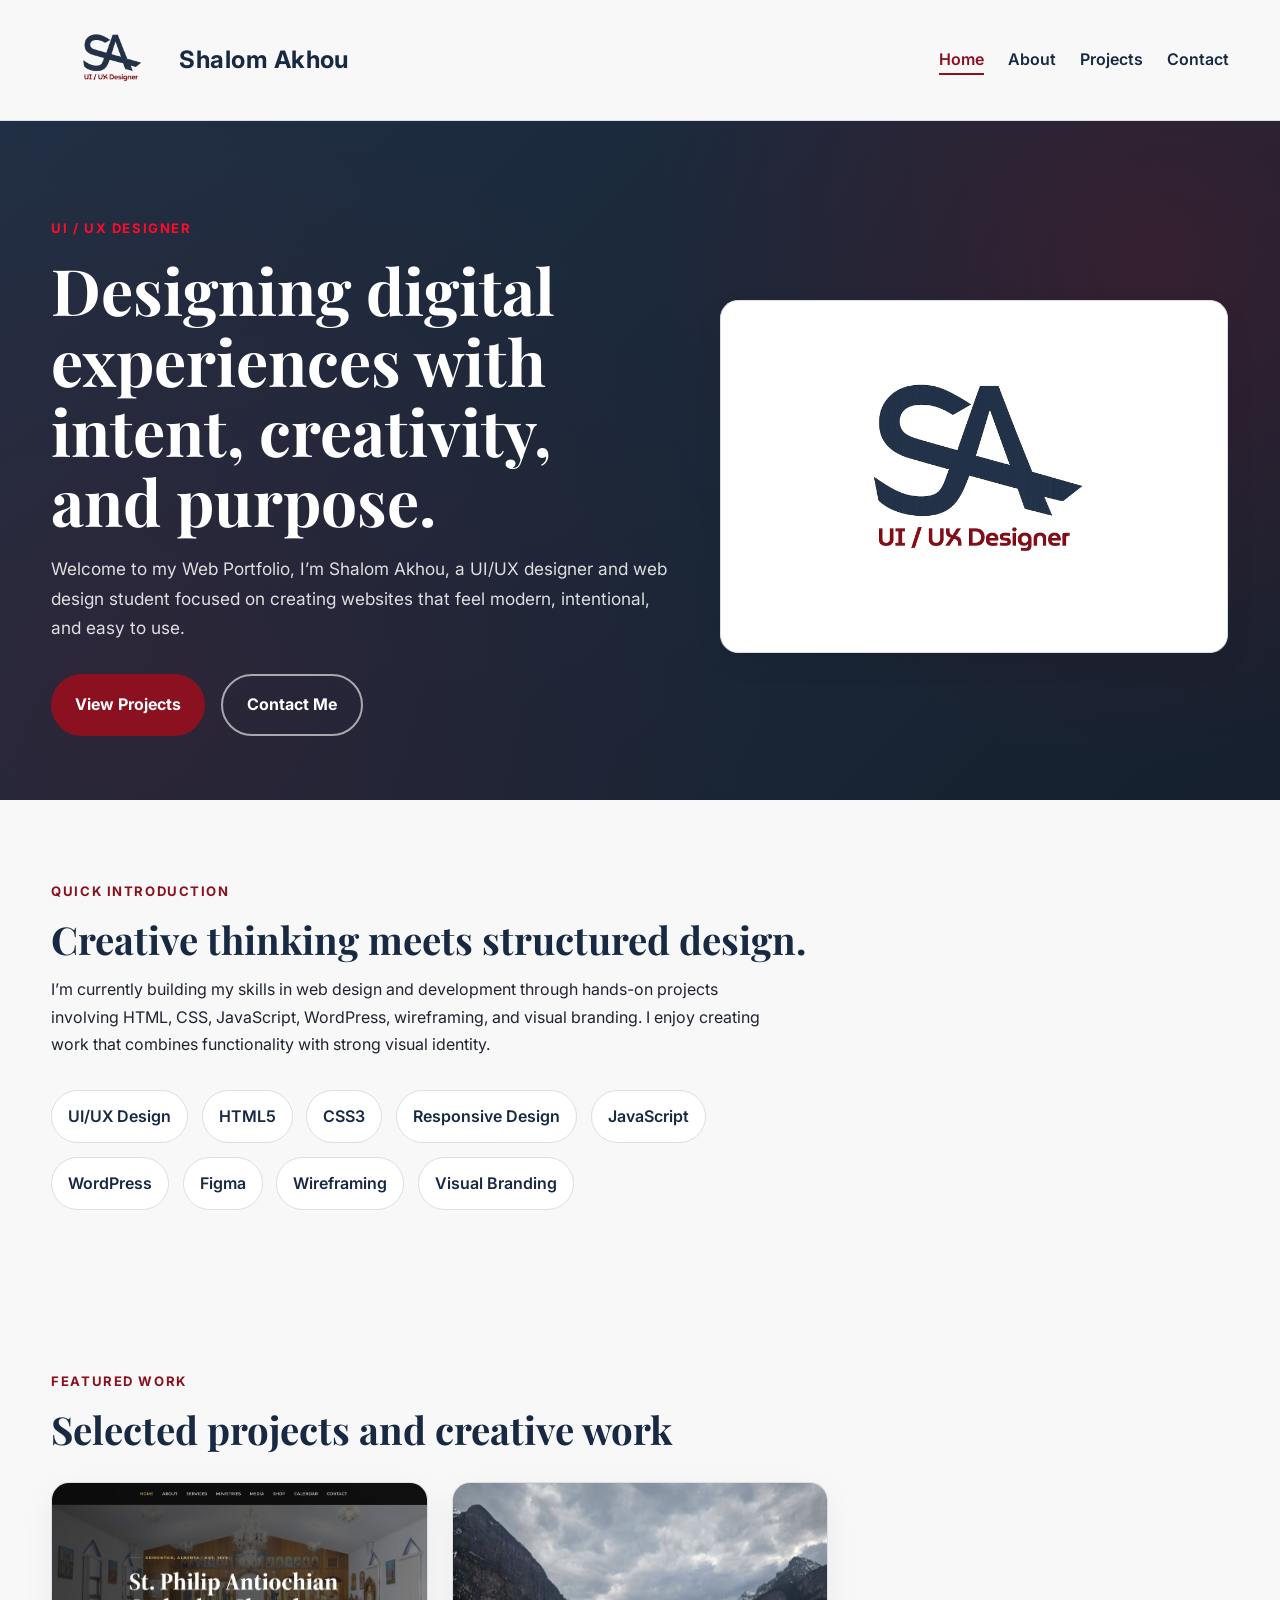
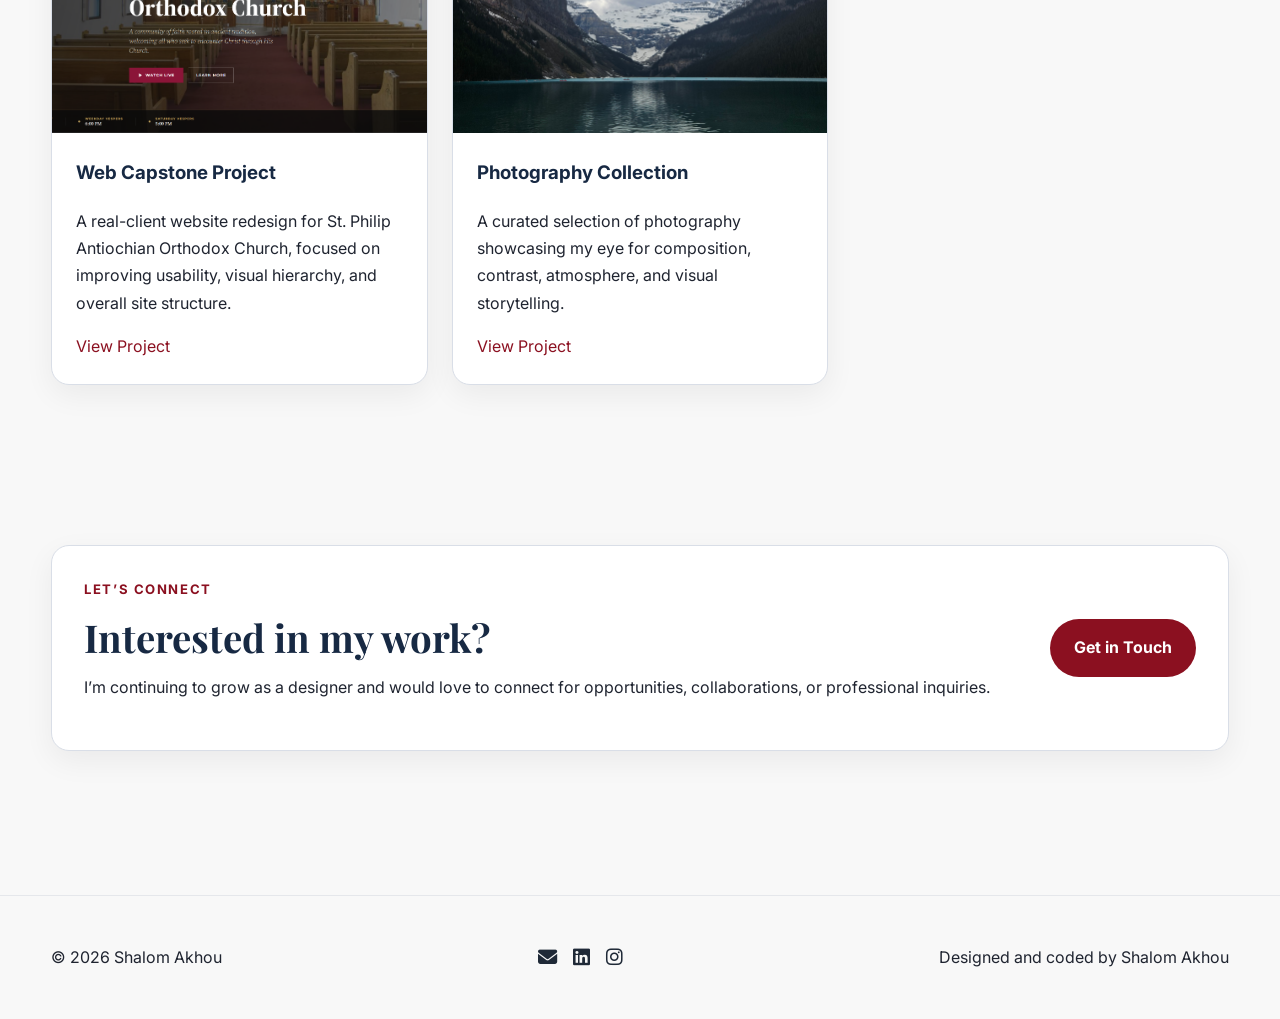
<file: index.html>
<!DOCTYPE html>
<html lang="en">

<head>
    <meta charset="UTF-8">
    <meta name="viewport" content="width=device-width, initial-scale=1.0">
    <title>Shalom Akhou | UI/UX Designer</title>
    <meta name="description"
        content="Portfolio of Shalom Akhou, a UI/UX designer and web design student creating clean, intentional digital experiences.">
    <link rel="stylesheet" href="https://cdnjs.cloudflare.com/ajax/libs/font-awesome/6.5.0/css/all.min.css">
    <link rel="preconnect" href="https://fonts.googleapis.com">
    <link rel="preconnect" href="https://fonts.gstatic.com" crossorigin>
    <link
        href="https://fonts.googleapis.com/css2?family=Inter:wght@400;500;600;700;800&family=Playfair+Display:wght@600;700&display=swap"
        rel="stylesheet">
    <link rel="stylesheet" href="css/styles-clean.css">
</head>

<body>
    <header class="site-header">
        <div class="container nav-wrap">
            <a href="index.html" class="brand">
                <img src="images/logo.png" alt="SA logo">
                <span>Shalom Akhou</span>
            </a>

            <nav class="site-nav" aria-label="Main navigation">
                <ul>
                    <li><a class="active" href="index.html">Home</a></li>
                    <li><a href="about.html">About</a></li>
                    <li><a href="projects.html">Projects</a></li>
                    <li><a href="contact.html">Contact</a></li>
                </ul>
            </nav>
        </div>
    </header>

    <main>
        <section class="hero">
            <div class="container hero-grid">
                <div class="hero-text">
                    <p class="eyebrow">UI / UX Designer</p>
                    <h1>Designing digital experiences with intent, creativity, and purpose.</h1>
                    <p class="hero-intro">
                        Welcome to my Web Portfolio, I’m Shalom Akhou, a UI/UX designer and web design student focused
                        on creating websites that
                        feel modern, intentional, and easy to use.
                    </p>
                    <div class="hero-actions">
                        <a class="btn btn-primary" href="projects.html">View Projects</a>
                        <a class="btn btn-secondary" href="contact.html">Contact Me</a>
                    </div>
                </div>

                <div class="hero-visual">
                    <img src="images/logo.png" alt="Shalom Akhou logo">
                </div>
            </div>
        </section>

        <section class="home-about section">
            <div class="container section-narrow">
                <p class="section-label">Quick Introduction</p>
                <h2>Creative thinking meets structured design.</h2>
                <p>
                    I’m currently building my skills in web design and development through hands-on projects involving
                    HTML, CSS, JavaScript, WordPress, wireframing, and visual branding. I enjoy creating work that
                    combines functionality with strong visual identity.
                </p>

                <ul class="skill-tags">
                    <li>UI/UX Design</li>
                    <li>HTML5</li>
                    <li>CSS3</li>
                    <li>Responsive Design</li>
                    <li>JavaScript</li>
                    <li>WordPress</li>
                    <li>Figma</li>
                    <li>Wireframing</li>
                    <li>Visual Branding</li>
                </ul>
            </div>
        </section>

        <section class="featured-work section">
            <div class="container">
                <div class="section-heading">
                    <p class="section-label">Featured Work</p>
                    <h2>Selected projects and creative work</h2>
                </div>

                <div class="project-preview-grid">
                    <article class="project-card">
                        <img src="images/church-after.png"
                            alt="Redesigned St. Philip Antiochian Orthodox Church website homepage">
                        <div class="project-card-content">
                            <h3>Web Capstone Project</h3>
                            <p>
                                A real-client website redesign for St. Philip Antiochian Orthodox Church, focused on
                                improving usability, visual hierarchy, and overall site structure.
                            </p>
                            <a href="projects.html#church-project">View Project</a>
                        </div>
                    </article>

                    <article class="project-card">
                        <img src="images/photo-1.jpeg" alt="City photography by Shalom Akhou">
                        <div class="project-card-content">
                            <h3>Photography Collection</h3>
                            <p>
                                A curated selection of photography showcasing my eye for composition, contrast,
                                atmosphere, and visual storytelling.
                            </p>
                            <a href="projects.html#photography-project">View Project</a>
                        </div>
                    </article>
                </div>
            </div>
        </section>

        <section class="cta-banner section">
            <div class="container cta-inner">
                <div>
                    <p class="section-label">Let’s Connect</p>
                    <h2>Interested in my work?</h2>
                    <p>I’m continuing to grow as a designer and would love to connect for opportunities, collaborations,
                        or professional inquiries.</p>
                </div>
                <a class="btn btn-primary" href="contact.html">Get in Touch</a>
            </div>
        </section>
    </main>

    <footer class="site-footer">
        <div class="container footer-content">

            <p>© 2026 Shalom Akhou</p>

            <div class="footer-socials">
                <a href="mailto:shalomakhou21@gmail.com">
                    <i class="fas fa-envelope"></i>
                </a>

                <a href="https://linkedin.com/in/shalom-akhou-ba180a244" target="_blank">
                    <i class="fab fa-linkedin"></i>
                </a>

                <a href="https://instagram.com/shalom.2101" target="_blank">
                    <i class="fab fa-instagram"></i>
                </a>
            </div>

            <p>Designed and coded by Shalom Akhou</p>

        </div>
    </footer>
</body>

</html>
</file>
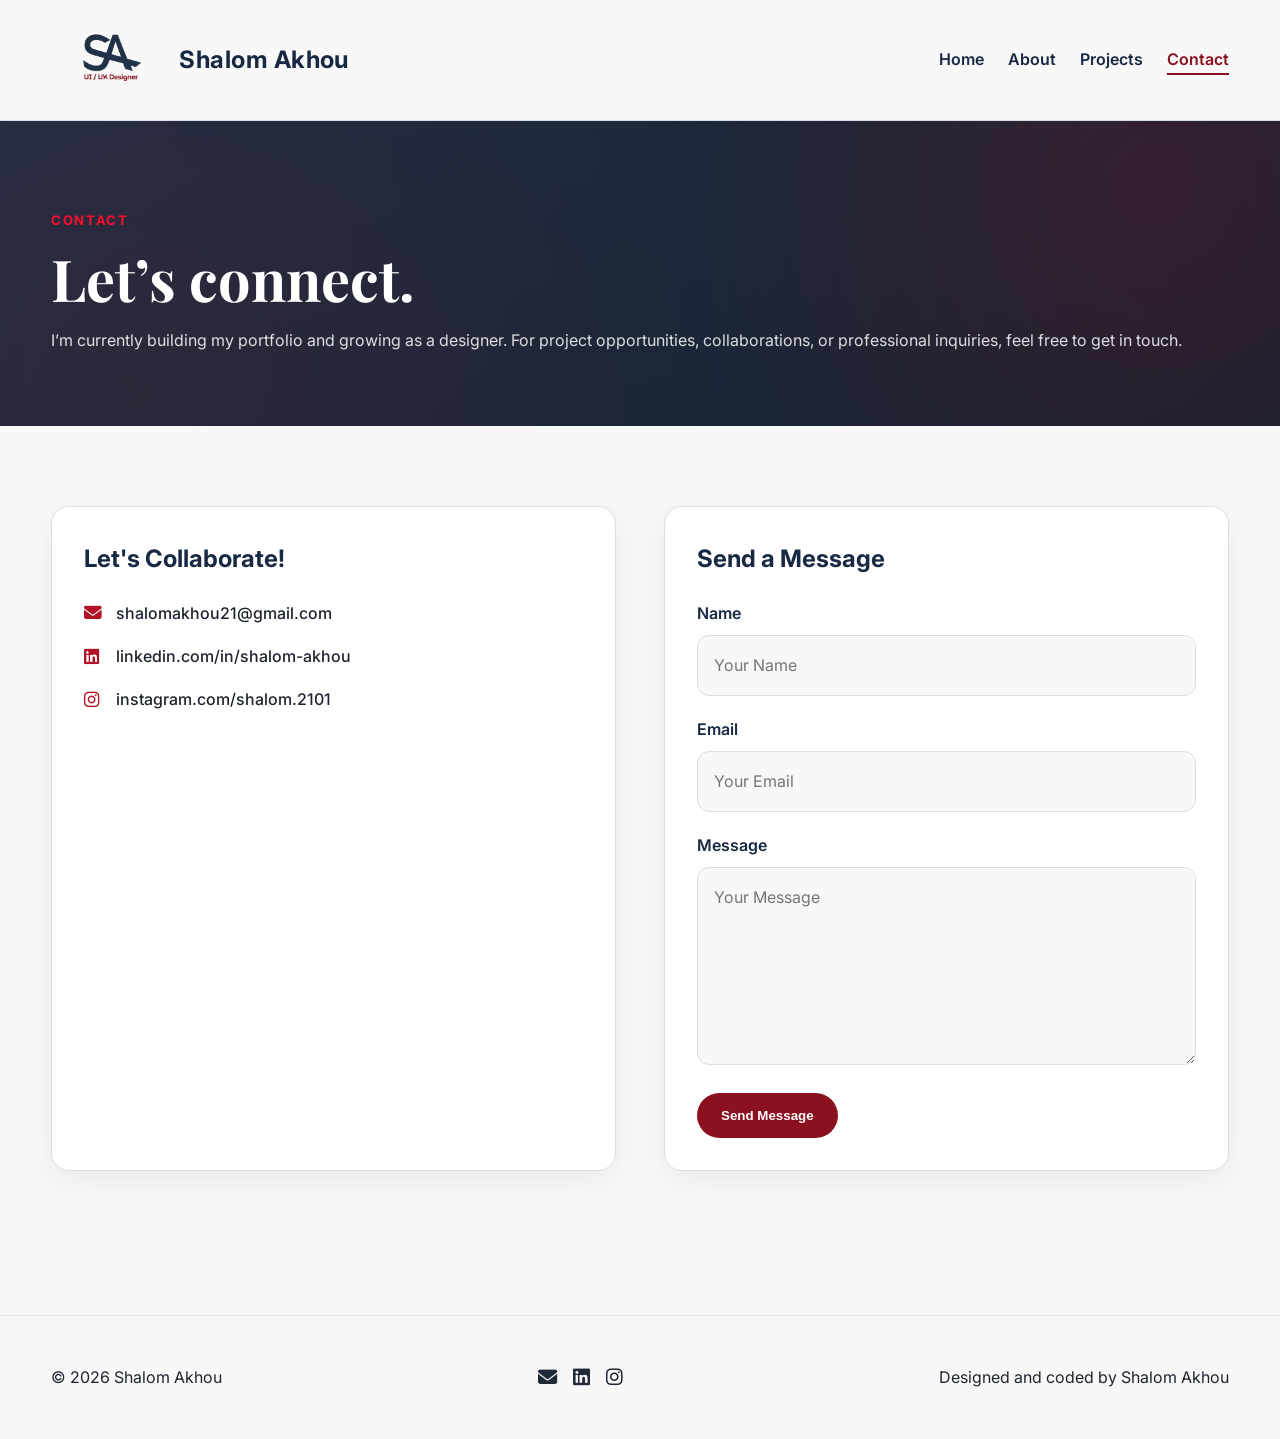
<file: contact.html>
<!DOCTYPE html>
<html lang="en">

<head>
    <meta charset="UTF-8">
    <meta name="viewport" content="width=device-width, initial-scale=1.0">
    <title>Contact | Shalom Akhou</title>
    <meta name="description"
        content="Contact Shalom Akhou for project opportunities, collaborations, or professional inquiries.">
    <link rel="stylesheet" href="https://cdnjs.cloudflare.com/ajax/libs/font-awesome/6.5.0/css/all.min.css">
    <link rel="preconnect" href="https://fonts.googleapis.com">
    <link rel="preconnect" href="https://fonts.gstatic.com" crossorigin>
    <link
        href="https://fonts.googleapis.com/css2?family=Inter:wght@400;500;600;700;800&family=Playfair+Display:wght@600;700&display=swap"
        rel="stylesheet">
    <link rel="stylesheet" href="css/styles-clean.css">
</head>

<body>
    <header class="site-header">
        <div class="container nav-wrap">
            <a href="index.html" class="brand">
                <img src="images/logo.png" alt="SA logo">
                <span>Shalom Akhou</span>
            </a>

            <nav class="site-nav" aria-label="Main navigation">
                <ul>
                    <li><a href="index.html">Home</a></li>
                    <li><a href="about.html">About</a></li>
                    <li><a href="projects.html">Projects</a></li>
                    <li><a class="active" href="contact.html">Contact</a></li>
                </ul>
            </nav>
        </div>
    </header>

    <main>
        <section class="page-hero page-hero-small">
            <div class="container section-narrow">
                <p class="eyebrow">Contact</p>
                <h1>Let’s connect.</h1>
                <p>
                    I’m currently building my portfolio and growing as a designer. For project opportunities,
                    collaborations, or professional inquiries, feel free to get in touch.
                </p>
            </div>
        </section>

        <section class="section">
            <div class="container contact-grid">
                <div class="contact-info">

                    <h2>Let's Collaborate!</h2>

                    <ul class="contact-list">

                        <li>
                            <a href="mailto:shalomakhou21@gmail.com">
                                <i class="fas fa-envelope"></i>
                                <span>shalomakhou21@gmail.com</span>
                            </a>
                        </li>

                        <li>
                            <a href="https://linkedin.com/in/shalom-akhou-ba180a244" target="_blank">
                                <i class="fab fa-linkedin"></i>
                                <span>linkedin.com/in/shalom-akhou</span>
                            </a>
                        </li>

                        <li>
                            <a href="https://instagram.com/shalom.2101" target="_blank">
                                <i class="fab fa-instagram"></i>
                                <span>instagram.com/shalom.2101</span>
                            </a>
                        </li>

                    </ul>

                </div>

                <div class="contact-form-wrap">
                    <h2>Send a Message</h2>
                    <form action="#" method="post" class="contact-form">
                        <div class="form-group">
                            <label for="name">Name</label>
                            <input type="text" id="name" name="name" placeholder="Your Name">
                        </div>

                        <div class="form-group">
                            <label for="email">Email</label>
                            <input type="email" id="email" name="email" placeholder="Your Email">
                        </div>

                        <div class="form-group">
                            <label for="message">Message</label>
                            <textarea id="message" name="message" rows="6" placeholder="Your Message"></textarea>
                        </div>

                        <button type="submit" class="btn btn-primary">Send Message</button>
                    </form>
                </div>
            </div>
        </section>
    </main>

    <footer class="site-footer">
        <div class="container footer-content">

            <p>© 2026 Shalom Akhou</p>

            <div class="footer-socials">
                <a href="mailto:shalomakhou21@gmail.com">
                    <i class="fas fa-envelope"></i>
                </a>

                <a href="https://linkedin.com/in/shalom-akhou-ba180a244" target="_blank">
                    <i class="fab fa-linkedin"></i>
                </a>

                <a href="https://instagram.com/shalom.2101" target="_blank">
                    <i class="fab fa-instagram"></i>
                </a>
            </div>

            <p>Designed and coded by Shalom Akhou</p>

        </div>
    </footer>
</body>

</html>
</file>
<file: css/styles-clean.css>
:root {
    --navy: #172943;
    --red: #8b1020;
    --red-dark: #6d0d1a;
    --bg: #f8f8f8;
    --white: #ffffff;
    --text: #1f2430;
    --muted: #667085;
    --border: #d9dee7;
    --section: #f1f4f8;
    --shadow: 0 10px 30px rgba(0, 0, 0, 0.06);
    --shadow-hover: 0 18px 40px rgba(0, 0, 0, 0.14);
    --radius: 18px;
    --max-width: 1180px;
}

*,
*::before,
*::after {
    box-sizing: border-box;
}

html {
    scroll-behavior: smooth;
}

body {
    margin: 0;
    font-family: "Inter", sans-serif;
    background: var(--bg);
    color: var(--text);
    line-height: 1.7;
}

img {
    display: block;
    max-width: 100%;
}

a {
    color: var(--red);
    text-decoration: none;
}

a:hover,
a:focus {
    color: var(--red-dark);
}

.container {
    width: min(92%, var(--max-width));
    margin: 0 auto;
}

.section {
    padding: 5rem 0;
}

.section-narrow {
    max-width: 820px;
}

.home-about .container {
    max-width: var(--max-width);
}

.home-about h2,
.home-about p,
.home-about .section-label,
.home-about .skill-tags {
    max-width: 72ch;
}

.alt-section {
    background: var(--section);
}

.site-header {
    position: sticky;
    top: 0;
    z-index: 1000;
    background: rgba(248, 248, 248, 0.95);
    backdrop-filter: blur(12px);
    border-bottom: 1px solid var(--border);
}

.nav-wrap {
    display: flex;
    align-items: center;
    justify-content: space-between;
    padding: 1.25rem 0;
    gap: 1.5rem;
}

.brand {
    display: inline-flex;
    align-items: center;
    gap: 0.5rem;
    color: var(--navy);
    font-weight: 700;
    letter-spacing: 0.02em;
    font-size: 1.5rem;
}

.brand img {
    width: 120px;
    height: auto;
    object-fit: contain;
}

.site-nav ul {
    display: flex;
    gap: 1.5rem;
    align-items: center;
    list-style: none;
    margin: 0;
    padding: 0;
}

.site-nav a {
    color: var(--navy);
    font-weight: 600;
}

.site-nav a.active,
.site-nav a:hover,
.site-nav a:focus {
    color: var(--red);
}

.hero,
.page-hero {
    padding: 6rem 0 4rem;
}

.hero,
.page-hero {
    background:
        radial-gradient(circle at 90% 20%, rgba(139, 16, 32, 0.25), transparent 40%),
        radial-gradient(circle at 10% 85%, rgba(139, 16, 32, 0.15), transparent 50%),
        linear-gradient(135deg, #1f2f44, #16202e);
    color: var(--white);
}

.page-hero-small {
    padding: 5.5rem 0 3.5rem;
}

.page-hero .container,
.page-hero .section-narrow {
    width: min(92%, var(--max-width));
    max-width: var(--max-width);
    margin: 0 auto;
}

.hero-grid,
.about-grid,
.contact-grid {
    display: grid;
    gap: 3rem;
    align-items: center;
}

.hero-grid {
    grid-template-columns: 1.1fr 0.9fr;
}

.about-grid,
.contact-grid {
    grid-template-columns: 1fr 1fr;
    align-items: stretch;
}

.eyebrow,
.section-label {
    color: var(--red);
    font-weight: 700;
    text-transform: uppercase;
    letter-spacing: 0.12em;
    font-size: 0.82rem;
    margin: 0 0 1rem;
}

.hero h1,
.page-hero h1,
.section-heading h2,
.home-about h2,
.cta-banner h2,
.about-content h2 {
    margin: 0 0 1rem;
    color: var(--navy);
    font-family: "Playfair Display", serif;
    line-height: 1.1;
}

.hero h1,
.page-hero h1 {
    color: var(--white);
}

.hero h1 {
    font-size: clamp(2.6rem, 5vw, 4.7rem);
}

.page-hero h1 {
    font-size: clamp(2.4rem, 4.5vw, 4rem);
    max-width: 12ch;
}

.section-heading h2,
.home-about h2,
.cta-banner h2,
.about-content h2 {
    font-size: clamp(1.8rem, 3vw, 2.7rem);
}


.hero-intro,
.project-lead {
    font-size: 1.08rem;
    color: var(--muted);
}

.project-lead {
    max-width: 72ch;
    margin: 0;
}

.hero .hero-intro,
.hero p,
.page-hero p {
    color: rgba(255, 255, 255, 0.85);
}

.hero .eyebrow,
.page-hero .eyebrow {
    color: #ff0b2c;
}

.hero-actions {
    display: flex;
    flex-wrap: wrap;
    gap: 1rem;
    margin-top: 2rem;
}

.btn {
    display: inline-flex;
    align-items: center;
    justify-content: center;
    padding: 0.95rem 1.5rem;
    border-radius: 999px;
    font-weight: 700;
    transition: 0.25s ease;
    border: 2px solid transparent;
}

.btn-primary {
    background: var(--red);
    color: var(--white);
    border: none;
}

.btn-primary:hover,
.btn-primary:focus {
    background: #7a0d12;
    color: var(--white);
}

.btn-secondary {
    background-color: transparent;
    color: var(--white);
    border: 2px solid rgba(255, 255, 255, 0.6);
}

.btn-secondary:hover,
.btn-secondary:focus {
    background-color: var(--white);
    color: var(--navy);
}

.hero-visual {
    background: var(--white);
    border: 1px solid var(--border);
    border-radius: var(--radius);
    padding: 2rem;
    box-shadow: var(--shadow);
    transition: transform 0.3s ease, box-shadow 0.3s ease;
}

.hero-visual:hover {
    transform: translateY(-8px);
    box-shadow: var(--shadow-hover);
}

.hero-visual img {
    width: 100%;
    max-width: 430px;
    margin: 0 auto;
    object-fit: contain;
    transition: transform 0.3s ease;
}

.hero-visual:hover img {
    transform: scale(1.03);
}

.section-heading {
    margin-bottom: 2rem;
}

.skill-tags {
    display: flex;
    flex-wrap: wrap;
    gap: 0.85rem;
    list-style: none;
    padding: 0;
    margin: 2rem 0 0;
}

.skill-tags li {
    padding: 0.75rem 1rem;
    background: var(--white);
    border: 1px solid var(--border);
    border-radius: 999px;
    color: var(--navy);
    font-weight: 600;
    transition: transform 0.25s ease, box-shadow 0.25s ease, border-color 0.25s ease;
}

.skill-tags li:hover {
    transform: translateY(-6px) scale(1.03);
    box-shadow: var(--shadow-hover);
    border-color: rgba(23, 41, 67, 0.18);
}

.project-preview-grid {
    display: grid;
    grid-template-columns: repeat(3, 1fr);
    gap: 1.5rem;
}

.project-card {
    background: var(--white);
    border: 1px solid var(--border);
    border-radius: var(--radius);
    overflow: hidden;
    box-shadow: var(--shadow);
    transition: transform 0.3s ease, box-shadow 0.3s ease;
}

.project-card:hover {
    transform: translateY(-8px);
    box-shadow: var(--shadow-hover);
}

.project-card img {
    width: 100%;
    height: 250px;
    object-fit: cover;
    transition: transform 0.35s ease;
}

.project-card:hover img {
    transform: scale(1.04);
}

.project-card-content {
    padding: 1.5rem;
}

.project-card h3,
.project-info-grid h3,
.two-column-text h3,
.contact-info h2,
.contact-form-wrap h2,
.project-info-card h3 {
    margin-top: 0;
    color: var(--navy);
}

.cta-banner .cta-inner {
    display: flex;
    align-items: center;
    justify-content: space-between;
    gap: 2rem;
    background: var(--white);
    border: 1px solid var(--border);
    border-radius: var(--radius);
    padding: 2rem;
    box-shadow: var(--shadow);
}

.about-image {
    flex: 1;
    display: flex;
    overflow: hidden;
    border-radius: var(--radius);
}

.about-image img {
    height: 100%;
    width: 100%;
    border-radius: var(--radius);
    box-shadow: var(--shadow);
    object-fit: cover;
    transition: transform 0.35s ease, box-shadow 0.35s ease;
}

.about-image img:hover {
    transform: translateY(-8px) scale(1.03);
    box-shadow: var(--shadow-hover);
}

.about-content {
    flex: 1;
}

.two-column-text,
.project-info-grid {
    display: grid;
    grid-template-columns: repeat(2, 1fr);
    gap: 2rem;
}

.before-after-grid {
    display: grid;
    grid-template-columns: repeat(2, 1fr);
    gap: 1.5rem;
    margin: 0 0 2rem;

}

.before-after-grid figure,
.photo-grid figure {
    margin: 0;
    transition: transform 0.25s ease, box-shadow 0.25s ease, border-color 0.25s ease;
}

.project-shot-card {
    background: var(--white);
    border: 1px solid var(--border);
    border-radius: 22px;
    padding: 1rem;
    box-shadow: var(--shadow);
    transition: transform 0.3s ease, box-shadow 0.3s ease;
}

.project-shot-card:hover {
    transform: translateY(-8px);
    box-shadow: var(--shadow-hover);
}

.project-shot-label {
    display: inline-block;
    margin-bottom: 0.85rem;
    padding: 0.35rem 0.8rem;
    border-radius: 999px;
    background: var(--section);
    color: var(--navy);
    font-size: 0.82rem;
    font-weight: 700;
    letter-spacing: 0.05em;
    text-transform: uppercase;
}

.before-after-grid img {
    border-radius: 16px;
    border: 1px solid var(--border);
    width: 100%;
    aspect-ratio: 16 / 10;
    object-fit: cover;
    transition: transform 0.35s ease;
}

.project-shot-card:hover img {
    transform: scale(1.035);
}

.before-after-grid figcaption {
    margin-top: 0.9rem;
    color: var(--muted);
    font-size: 0.95rem;
    line-height: 1.6;
}

.project-info-grid {
    display: grid;
    grid-template-columns: repeat(2, 1fr);
    gap: 1.5rem;
}

.project-info-card {
    background: #fff;
    border: 1px solid var(--border);
    border-radius: 20px;
    padding: 1.5rem;
}

.project-info-card h3 {
    margin: 0 0 0.9rem;
    font-size: 1.2rem;
}

.project-info-card p {
    margin: 0;
    color: var(--text);
}

.project-tools {
    list-style: none;
    margin: 0;
    padding: 0;
    display: flex;
    flex-wrap: wrap;
    gap: 0.75rem;
}

.project-tools li {
    padding: 0.7rem 0.95rem;
    background: var(--white);
    border: 1px solid var(--border);
    border-radius: 999px;
    color: var(--navy);
    font-weight: 600;
    font-size: 0.95rem;
    transition: transform 0.25s ease, box-shadow 0.25s ease, border-color 0.25s ease;
}

.project-tools li:hover {
    transform: translateY(-6px) scale(1.03);
    box-shadow: var(--shadow-hover);
    border-color: rgba(23, 41, 67, 0.18);
}

.photo-grid {
    display: grid;
    grid-template-columns: repeat(2, 1fr);
    gap: 1.25rem;
    margin-top: 2rem;
}

.photo-grid .photo-large {
    grid-column: 1 / -1;
}

.photo-grid figure {
    overflow: hidden;
    border-radius: var(--radius);
}

.photo-grid img {
    width: 100%;
    border-radius: var(--radius);
    box-shadow: var(--shadow);
    object-fit: cover;
    transition: transform 0.35s ease, box-shadow 0.35s ease;
}

.photo-grid img:hover {
    transform: translateY(-8px) scale(1.03);
    box-shadow: var(--shadow-hover);
}

.photo-grid .photo-large img {
    max-height: 620px;
}

.photo-grid figure:not(.photo-large) img {
    height: 380px;
}

.contact-list {
    list-style: none;
    padding: 0;
    margin-top: 1rem;
}

.contact-list li {
    margin-bottom: 1rem;
}

.contact-list a {
    display: flex;
    align-items: center;
    gap: 0.75rem;
    text-decoration: none;
    color: var(--text-color);
    font-weight: 500;
    transition: 0.2s ease;
}

.contact-list a:hover {
    color: #b11226;
    /* your red */
}

.contact-list i {
    font-size: 1.1rem;
    color: #b11226;
    width: 20px;
}

.contact-form-wrap,
.contact-info {
    background: var(--white);
    border: 1px solid var(--border);
    border-radius: var(--radius);
    padding: 2rem;
    box-shadow: var(--shadow);
}

.form-group {
    margin-bottom: 1.25rem;
}

label {
    display: block;
    margin-bottom: 0.5rem;
    font-weight: 600;
    color: var(--navy);
}

input,
textarea {
    width: 100%;
    padding: 1rem;
    font: inherit;
    border: 1px solid var(--border);
    border-radius: 12px;
    background: var(--bg);
    color: var(--text);
}

input:focus,
textarea:focus {
    outline: 2px solid rgba(139, 16, 32, 0.25);
    border-color: var(--red);
}

.site-footer {
    border-top: 1px solid #e5e7eb;
    padding: 2rem 0;
    margin-top: 4rem;
}

.footer-content {
    display: flex;
    align-items: center;
    justify-content: space-between;
    flex-wrap: wrap;
    gap: 1rem;
}

.footer-socials {
    display: flex;
    gap: 1rem;
}

.footer-socials a {
    color: #1f2937;
    font-size: 1.2rem;
    transition: 0.2s ease;
}

.footer-socials a:hover {
    color: #b11226;
    transform: translateY(-2px);
}

/* =========================
   CSS KEYFRAME ANIMATIONS
   ========================= */

/* Hero entrance animations - works on home + other page heroes */
.hero-text,
.page-hero .section-narrow,
.page-hero .container {
    animation: heroTextReveal 1s ease-out both;
}

.hero-visual {
    animation: heroVisualReveal 1s ease-out 0.2s both;
}

/* Stronger primary CTA attention animation */
.hero .btn-primary,
.cta-banner .btn-primary {
    animation: ctaPulse 2s ease-in-out 1.1s infinite;
}

/* Pause while interacting */
.hero .btn-primary:hover,
.hero .btn-primary:focus,
.cta-banner .btn-primary:hover,
.cta-banner .btn-primary:focus {
    animation-play-state: paused;
}

/* Navigation feedback underline */
.site-nav a {
    position: relative;
}

.site-nav a::after {
    content: "";
    position: absolute;
    left: 0;
    bottom: -0.35rem;
    width: 100%;
    height: 2px;
    background: var(--red);
    transform: scaleX(0);
    transform-origin: left;
}

.site-nav a:hover::after,
.site-nav a:focus::after,
.site-nav a.active::after {
    animation: navUnderline 0.35s ease forwards;
}

/* Keyframes */
@keyframes heroTextReveal {
    from {
        opacity: 0;
        transform: translateY(34px);
    }
    to {
        opacity: 1;
        transform: translateY(0);
    }
}

@keyframes heroVisualReveal {
    from {
        opacity: 0;
        transform: translateY(24px) scale(0.94);
    }
    to {
        opacity: 1;
        transform: translateY(0) scale(1);
    }
}

@keyframes ctaPulse {
    0%,
    100% {
        transform: scale(1);
        box-shadow: 0 0 0 0 rgba(139, 16, 32, 0.4);
    }
    35% {
        transform: scale(1.06);
        box-shadow: 0 0 0 12px rgba(139, 16, 32, 0.16);
    }
    70% {
        transform: scale(1.03);
        box-shadow: 0 0 0 20px rgba(139, 16, 32, 0);
    }
}

@keyframes navUnderline {
    from {
        transform: scaleX(0);
    }
    to {
        transform: scaleX(1);
    }
}

/* Accessibility */
@media (prefers-reduced-motion: reduce) {
    .hero-text,
    .page-hero .section-narrow,
    .page-hero .container,
    .hero-visual,
    .hero .btn-primary,
    .cta-banner .btn-primary,
    .site-nav a::after {
        animation: none !important;
    }

    html {
        scroll-behavior: auto;
    }
}

@media (prefers-reduced-motion: reduce) {

    .hero-text,
    .hero-visual,
    .hero .btn-primary,
    .site-nav a::after {
        animation: none !important;
    }

    html {
        scroll-behavior: auto;
    }
}

@media (max-width: 900px) {

    .hero-grid,
    .about-grid,
    .contact-grid,
    .two-column-text,
    .project-info-grid,
    .before-after-grid,
    .project-preview-grid {
        grid-template-columns: 1fr;
    }

    .cta-banner .cta-inner {
        flex-direction: column;
        align-items: flex-start;
    }

    .site-nav ul {
        gap: 1rem;
        flex-wrap: wrap;
        justify-content: flex-end;
    }

    .page-hero h1 {
        max-width: none;
    }
}

@media (max-width: 640px) {
    .nav-wrap {
        flex-direction: column;
        align-items: flex-start;
    }

    .site-nav ul {
        justify-content: flex-start;
    }

    .section {
        padding: 4rem 0;
    }

    .hero,
    .page-hero {
        padding-top: 4.5rem;
    }

    .page-hero-small {
        padding: 4.5rem 0 3rem;
    }

    .photo-grid {
        grid-template-columns: 1fr;
    }

    .photo-grid figure:not(.photo-large) img,
    .photo-grid .photo-large img {
        height: auto;
        max-height: none;
    }

    .footer-wrap {
        flex-direction: column;
    }
}
</file>
